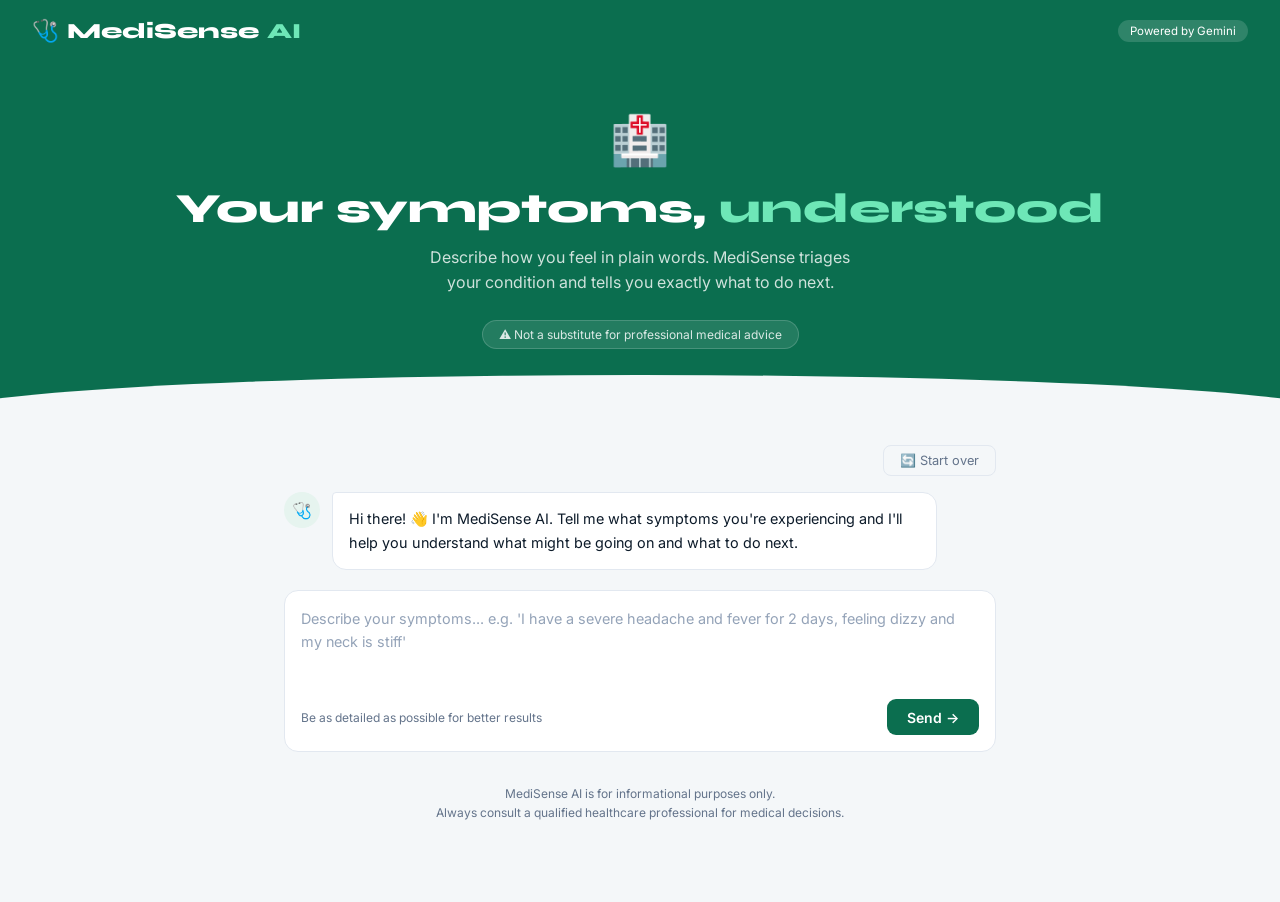
<file: index.html>
<!doctype html>
<html lang="en">
  <head>
    <meta charset="UTF-8" />
    <meta name="viewport" content="width=device-width, initial-scale=1.0" />
    <title>MediSense AI</title>
    <link
      href="https://fonts.googleapis.com/css2?family=Inter:wght@400;500;600;700&family=Syne:wght@700;800&display=swap"
      rel="stylesheet" />
    <link rel="stylesheet" href="style.css" />
  </head>
  <body>
    <header>
      <div class="logo">
        <span>🩺</span> MediSense<span class="dot">AI</span>
      </div>
      <div class="header-badge">Powered by Gemini</div>
    </header>

    <div class="hero">
      <span class="hero-icon">🏥</span>
      <h1>Your symptoms, <span>understood</span></h1>
      <p>
        Describe how you feel in plain words. MediSense triages your condition
        and tells you exactly what to do next.
      </p>
      <div class="disclaimer-pill">
        ⚠️ Not a substitute for professional medical advice
      </div>
    </div>

    <div class="container">
      <div class="top-bar">
        <button class="reset-btn" onclick="resetChat()">🔄 Start over</button>
      </div>
      <div id="chatHistory"></div>
      <div id="errorContainer"></div>
      <div class="input-area">
        <textarea
          id="symptomInput"
          placeholder="Describe your symptoms... e.g. 'I have a severe headache and fever for 2 days, feeling dizzy and my neck is stiff'"
          onkeydown="handleKey(event)"></textarea>
        <div class="input-footer">
          <span class="input-hint"
            >Be as detailed as possible for better results</span
          >
          <button class="send-btn" id="sendBtn" onclick="sendMessage()">
            Send →
          </button>
        </div>
      </div>
      <div class="footer-note">
        MediSense AI is for informational purposes only.<br />
        Always consult a qualified healthcare professional for medical
        decisions.
      </div>
    </div>

    <script src="app.js"></script>
  </body>
</html>
</file>
<file: style.css>
*,
*::before,
*::after {
  box-sizing: border-box;
  margin: 0;
  padding: 0;
}
:root {
  --bg: #f4f7f9;
  --surface: #ffffff;
  --primary: #0b6e4f;
  --primary-light: #e6f4ef;
  --primary-mid: #14a97a;
  --text: #0d1b2a;
  --muted: #64748b;
  --border: #e2e8f0;
  --emergency: #dc2626;
  --emergency-bg: #fef2f2;
  --urgent: #d97706;
  --urgent-bg: #fffbeb;
  --see-doctor: #2563eb;
  --see-doctor-bg: #eff6ff;
  --monitor: #0b6e4f;
  --monitor-bg: #e6f4ef;
}
body {
  font-family: "Inter", sans-serif;
  background: var(--bg);
  color: var(--text);
  min-height: 100vh;
}

/* HEADER */
header {
  background: var(--primary);
  padding: 0 2rem;
  height: 62px;
  display: flex;
  align-items: center;
  justify-content: space-between;
  position: sticky;
  top: 0;
  z-index: 10;
}
.logo {
  font-family: "Syne", sans-serif;
  font-size: 1.35rem;
  font-weight: 800;
  color: white;
  display: flex;
  align-items: center;
  gap: 0.5rem;
}
.logo .dot {
  color: #6ee7b7;
}
.header-badge {
  font-size: 0.72rem;
  background: rgba(255, 255, 255, 0.15);
  color: white;
  padding: 4px 12px;
  border-radius: 20px;
}

/* HERO */
.hero {
  background: var(--primary);
  color: white;
  padding: 3rem 1.5rem 4rem;
  text-align: center;
  position: relative;
  overflow: hidden;
}
.hero::after {
  content: "";
  position: absolute;
  bottom: -2px;
  left: 0;
  right: 0;
  height: 40px;
  background: var(--bg);
  clip-path: ellipse(55% 100% at 50% 100%);
}
.hero-icon {
  font-size: 3rem;
  margin-bottom: 1rem;
  display: block;
}
.hero h1 {
  font-family: "Syne", sans-serif;
  font-size: clamp(1.8rem, 4vw, 2.6rem);
  font-weight: 800;
  line-height: 1.15;
  margin-bottom: 0.75rem;
}
.hero h1 span {
  color: #6ee7b7;
}
.hero p {
  font-size: 1rem;
  opacity: 0.8;
  max-width: 440px;
  margin: 0 auto 1.5rem;
  line-height: 1.6;
}
.disclaimer-pill {
  display: inline-block;
  background: rgba(255, 255, 255, 0.12);
  border: 1px solid rgba(255, 255, 255, 0.2);
  padding: 6px 16px;
  border-radius: 20px;
  font-size: 0.75rem;
  opacity: 0.85;
}

/* CONTAINER */
.container {
  max-width: 760px;
  margin: 0 auto;
  padding: 2rem 1.5rem 5rem;
}

/* BUBBLES */
#chatHistory {
  margin-bottom: 1.25rem;
  display: flex;
  flex-direction: column;
  gap: 1rem;
}
.bubble {
  display: flex;
  gap: 0.75rem;
  align-items: flex-start;
}
.bubble.user {
  flex-direction: row-reverse;
}
.avatar {
  width: 36px;
  height: 36px;
  border-radius: 50%;
  display: flex;
  align-items: center;
  justify-content: center;
  font-size: 1rem;
  flex-shrink: 0;
}
.avatar.ai {
  background: var(--primary-light);
}
.avatar.user-av {
  background: #e0e7ff;
}
.bubble-content {
  max-width: 85%;
  padding: 0.875rem 1rem;
  border-radius: 14px;
  font-size: 0.9rem;
  line-height: 1.65;
}
.bubble.ai .bubble-content {
  background: var(--surface);
  border: 1px solid var(--border);
  border-top-left-radius: 4px;
}
.bubble.user .bubble-content {
  background: var(--primary);
  color: white;
  border-top-right-radius: 4px;
}

/* TRIAGE CARD */
.triage-card {
  background: var(--surface);
  border: 1px solid var(--border);
  border-radius: 16px;
  overflow: hidden;
  margin-bottom: 0.75rem;
}
.triage-header {
  padding: 1rem 1.25rem;
  display: flex;
  align-items: center;
  gap: 0.75rem;
  flex-wrap: wrap;
}
.triage-badge {
  font-size: 0.75rem;
  font-weight: 700;
  padding: 4px 12px;
  border-radius: 20px;
}
.triage-emergency .triage-header {
  background: var(--emergency-bg);
  border-bottom: 1px solid #fecaca;
}
.triage-emergency .triage-badge {
  background: var(--emergency);
  color: white;
}
.triage-urgent .triage-header {
  background: var(--urgent-bg);
  border-bottom: 1px solid #fde68a;
}
.triage-urgent .triage-badge {
  background: var(--urgent);
  color: white;
}
.triage-see-doctor .triage-header {
  background: var(--see-doctor-bg);
  border-bottom: 1px solid #bfdbfe;
}
.triage-see-doctor .triage-badge {
  background: var(--see-doctor);
  color: white;
}
.triage-monitor .triage-header {
  background: var(--monitor-bg);
  border-bottom: 1px solid #a7f3d0;
}
.triage-monitor .triage-badge {
  background: var(--monitor);
  color: white;
}
.triage-icon {
  font-size: 1.5rem;
}
.triage-title {
  font-weight: 700;
  font-size: 0.95rem;
  flex: 1;
}
.triage-body {
  padding: 1.25rem;
}
.triage-summary {
  font-size: 0.9rem;
  line-height: 1.65;
  margin-bottom: 1.25rem;
}
.triage-section {
  margin-bottom: 1rem;
}
.triage-section h4 {
  font-size: 0.8rem;
  font-weight: 700;
  color: var(--muted);
  text-transform: uppercase;
  letter-spacing: 0.4px;
  margin-bottom: 0.5rem;
}
.triage-section ul {
  list-style: none;
  padding: 0;
  display: flex;
  flex-direction: column;
  gap: 0.4rem;
}
.triage-section ul li {
  font-size: 0.875rem;
  padding: 0.5rem 0.75rem;
  background: var(--bg);
  border-radius: 8px;
  display: flex;
  gap: 0.5rem;
  line-height: 1.5;
}
.action-steps ul li {
  background: var(--primary-light);
}

/* HOSPITAL BTN */
.hospital-btn {
  display: flex;
  align-items: center;
  justify-content: center;
  gap: 0.5rem;
  width: 100%;
  background: var(--emergency);
  color: white;
  border: none;
  padding: 0.75rem;
  border-radius: 10px;
  font-size: 0.875rem;
  font-weight: 700;
  font-family: "Inter", sans-serif;
  cursor: pointer;
  margin-bottom: 0.75rem;
  animation: pulse-red 1.8s infinite;
}
.hospital-btn.urgent-btn {
  background: var(--urgent);
  animation: pulse-amber 1.8s infinite;
}
@keyframes pulse-red {
  0%,
  100% {
    box-shadow: 0 0 0 0 rgba(220, 38, 38, 0.4);
  }
  50% {
    box-shadow: 0 0 0 8px rgba(220, 38, 38, 0);
  }
}
@keyframes pulse-amber {
  0%,
  100% {
    box-shadow: 0 0 0 0 rgba(217, 119, 6, 0.4);
  }
  50% {
    box-shadow: 0 0 0 8px rgba(217, 119, 6, 0);
  }
}
.location-status {
  font-size: 0.78rem;
  color: var(--muted);
  text-align: center;
  margin-bottom: 0.5rem;
  min-height: 1rem;
}

/* FIRST AID */
.firstaid-card {
  background: #ecfdf5;
  border: 1px solid #a7f3d0;
  border-radius: 12px;
  padding: 1rem 1.1rem;
  margin-bottom: 0.75rem;
}
.firstaid-card h4 {
  font-size: 0.82rem;
  font-weight: 700;
  color: var(--primary);
  margin-bottom: 0.5rem;
}
.firstaid-card ul {
  list-style: none;
  padding: 0;
  display: flex;
  flex-direction: column;
  gap: 0.35rem;
}
.firstaid-card ul li {
  font-size: 0.85rem;
  display: flex;
  gap: 0.5rem;
  line-height: 1.5;
}

/* EXPORT ROW */
.export-row {
  display: flex;
  gap: 0.5rem;
  margin-top: 0.75rem;
}
.share-btn {
  flex: 1;
  background: none;
  border: 1px solid var(--primary);
  color: var(--primary);
  padding: 0.6rem;
  border-radius: 9px;
  font-size: 0.82rem;
  font-weight: 600;
  font-family: "Inter", sans-serif;
  cursor: pointer;
  transition: all 0.2s;
}
.share-btn:hover {
  background: var(--primary-light);
}
.pdf-btn {
  flex: 1;
  background: #1e293b;
  color: white;
  border: none;
  padding: 0.6rem;
  border-radius: 9px;
  font-size: 0.82rem;
  font-weight: 600;
  font-family: "Inter", sans-serif;
  cursor: pointer;
  transition: background 0.2s;
}
.pdf-btn:hover {
  background: #0f172a;
}

/* FOLLOW-UP */
.followup-card {
  background: var(--surface);
  border: 1px solid var(--border);
  border-radius: 14px;
  padding: 1.1rem 1.25rem;
  margin-top: 0.5rem;
}
.followup-card p {
  font-size: 0.875rem;
  color: var(--muted);
  margin-bottom: 0.75rem;
}
.followup-questions {
  display: flex;
  flex-direction: column;
  gap: 0.5rem;
}
.fq-btn {
  background: var(--bg);
  border: 1px solid var(--border);
  padding: 0.6rem 0.875rem;
  border-radius: 8px;
  font-size: 0.85rem;
  font-family: "Inter", sans-serif;
  cursor: pointer;
  text-align: left;
  color: var(--text);
  transition: all 0.15s;
  line-height: 1.4;
}
.fq-btn:hover {
  border-color: var(--primary-mid);
  background: var(--primary-light);
  color: var(--primary);
}

/* INPUT */
.input-area {
  background: var(--surface);
  border: 1px solid var(--border);
  border-radius: 14px;
  padding: 1rem;
  display: flex;
  flex-direction: column;
  gap: 0.75rem;
}
.input-area textarea {
  width: 100%;
  border: none;
  outline: none;
  font-family: "Inter", sans-serif;
  font-size: 0.9rem;
  line-height: 1.6;
  color: var(--text);
  resize: none;
  min-height: 80px;
  background: transparent;
}
.input-area textarea::placeholder {
  color: #94a3b8;
}
.input-footer {
  display: flex;
  justify-content: space-between;
  align-items: center;
}
.input-hint {
  font-size: 0.75rem;
  color: var(--muted);
}
.send-btn {
  background: var(--primary);
  color: white;
  border: none;
  padding: 0.6rem 1.25rem;
  border-radius: 9px;
  font-size: 0.875rem;
  font-weight: 600;
  font-family: "Inter", sans-serif;
  cursor: pointer;
  transition: background 0.2s;
}
.send-btn:hover {
  background: #094d37;
}
.send-btn:disabled {
  background: #94a3b8;
  cursor: not-allowed;
}

/* TYPING */
.typing-bubble {
  display: flex;
  gap: 0.75rem;
  align-items: flex-start;
}
.typing-dots {
  background: var(--surface);
  border: 1px solid var(--border);
  border-radius: 14px;
  border-top-left-radius: 4px;
  padding: 0.875rem 1rem;
  display: flex;
  gap: 5px;
  align-items: center;
}
.typing-dots span {
  width: 7px;
  height: 7px;
  background: var(--primary-mid);
  border-radius: 50%;
  animation: bounce 1.2s infinite;
}
.typing-dots span:nth-child(2) {
  animation-delay: 0.2s;
}
.typing-dots span:nth-child(3) {
  animation-delay: 0.4s;
}
@keyframes bounce {
  0%,
  80%,
  100% {
    transform: translateY(0);
    opacity: 0.4;
  }
  40% {
    transform: translateY(-6px);
    opacity: 1;
  }
}

/* MISC */
.error-pill {
  background: #fef2f2;
  border: 1px solid #fecaca;
  color: var(--emergency);
  padding: 0.75rem 1rem;
  border-radius: 10px;
  font-size: 0.875rem;
  margin-bottom: 0.75rem;
}
.reset-btn {
  background: none;
  border: 1px solid var(--border);
  color: var(--muted);
  padding: 0.45rem 1rem;
  border-radius: 8px;
  font-size: 0.8rem;
  font-family: "Inter", sans-serif;
  cursor: pointer;
  transition: all 0.2s;
}
.reset-btn:hover {
  border-color: var(--emergency);
  color: var(--emergency);
}
.top-bar {
  display: flex;
  justify-content: flex-end;
  margin-bottom: 1rem;
}
.footer-note {
  text-align: center;
  font-size: 0.75rem;
  color: var(--muted);
  margin-top: 2rem;
  line-height: 1.6;
}
</file>
